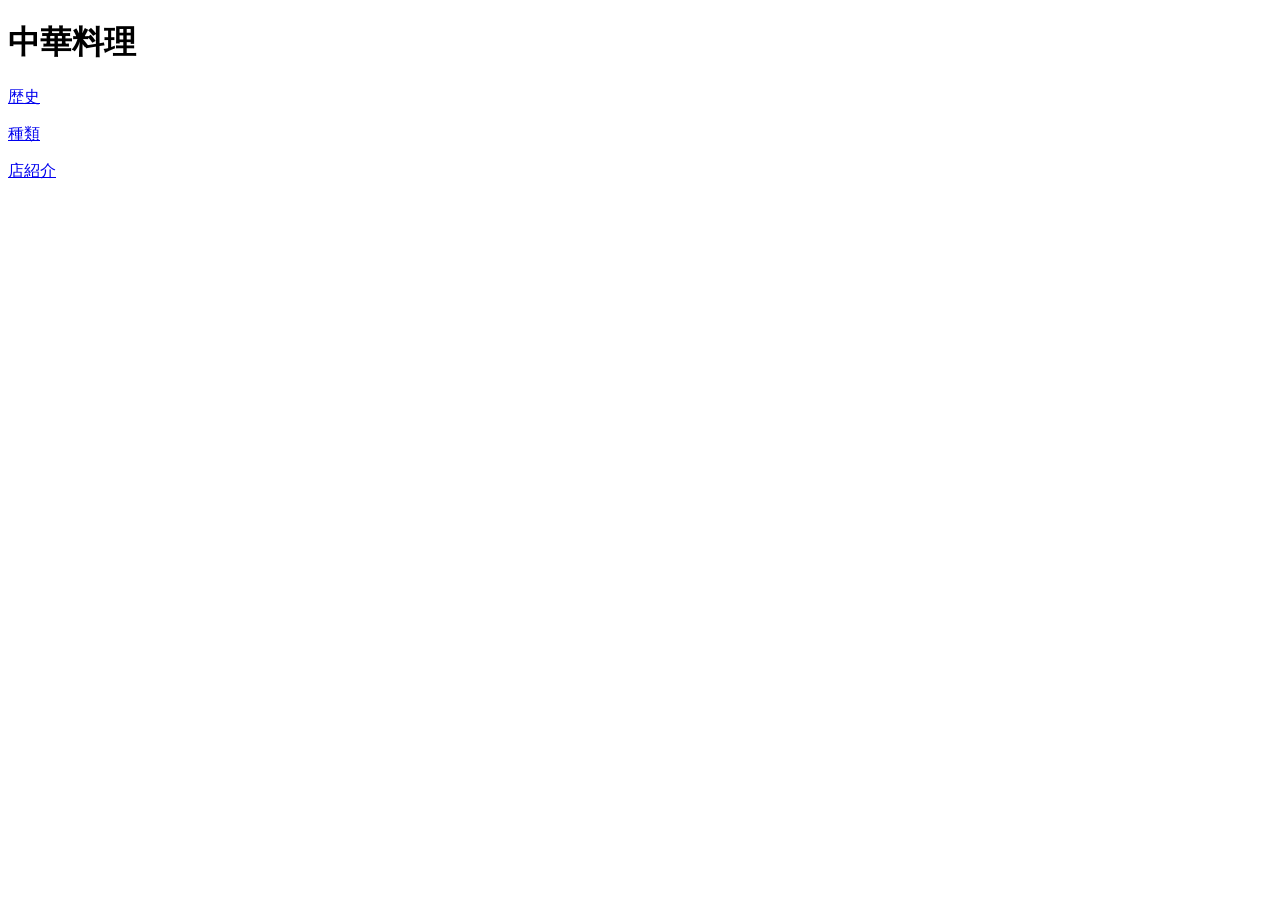
<file: index.html>
<!DOCTYPE html>
<html lang="ja">
<head>
    <meta charset="UTF-8">
     <title>CLASS6-TEAM3 Webサイト</title>
     <link rel="stylesheet" href="css/style.css">
</head>
<body>
    <h1>中華料理</h1>
    <p><a href="歴史.html">歴史</a></p>
    <p><a href="種類.html">種類</a></p>
    <p><a href="店.html">店紹介</a></p>
    
</body>
</html>
</file>
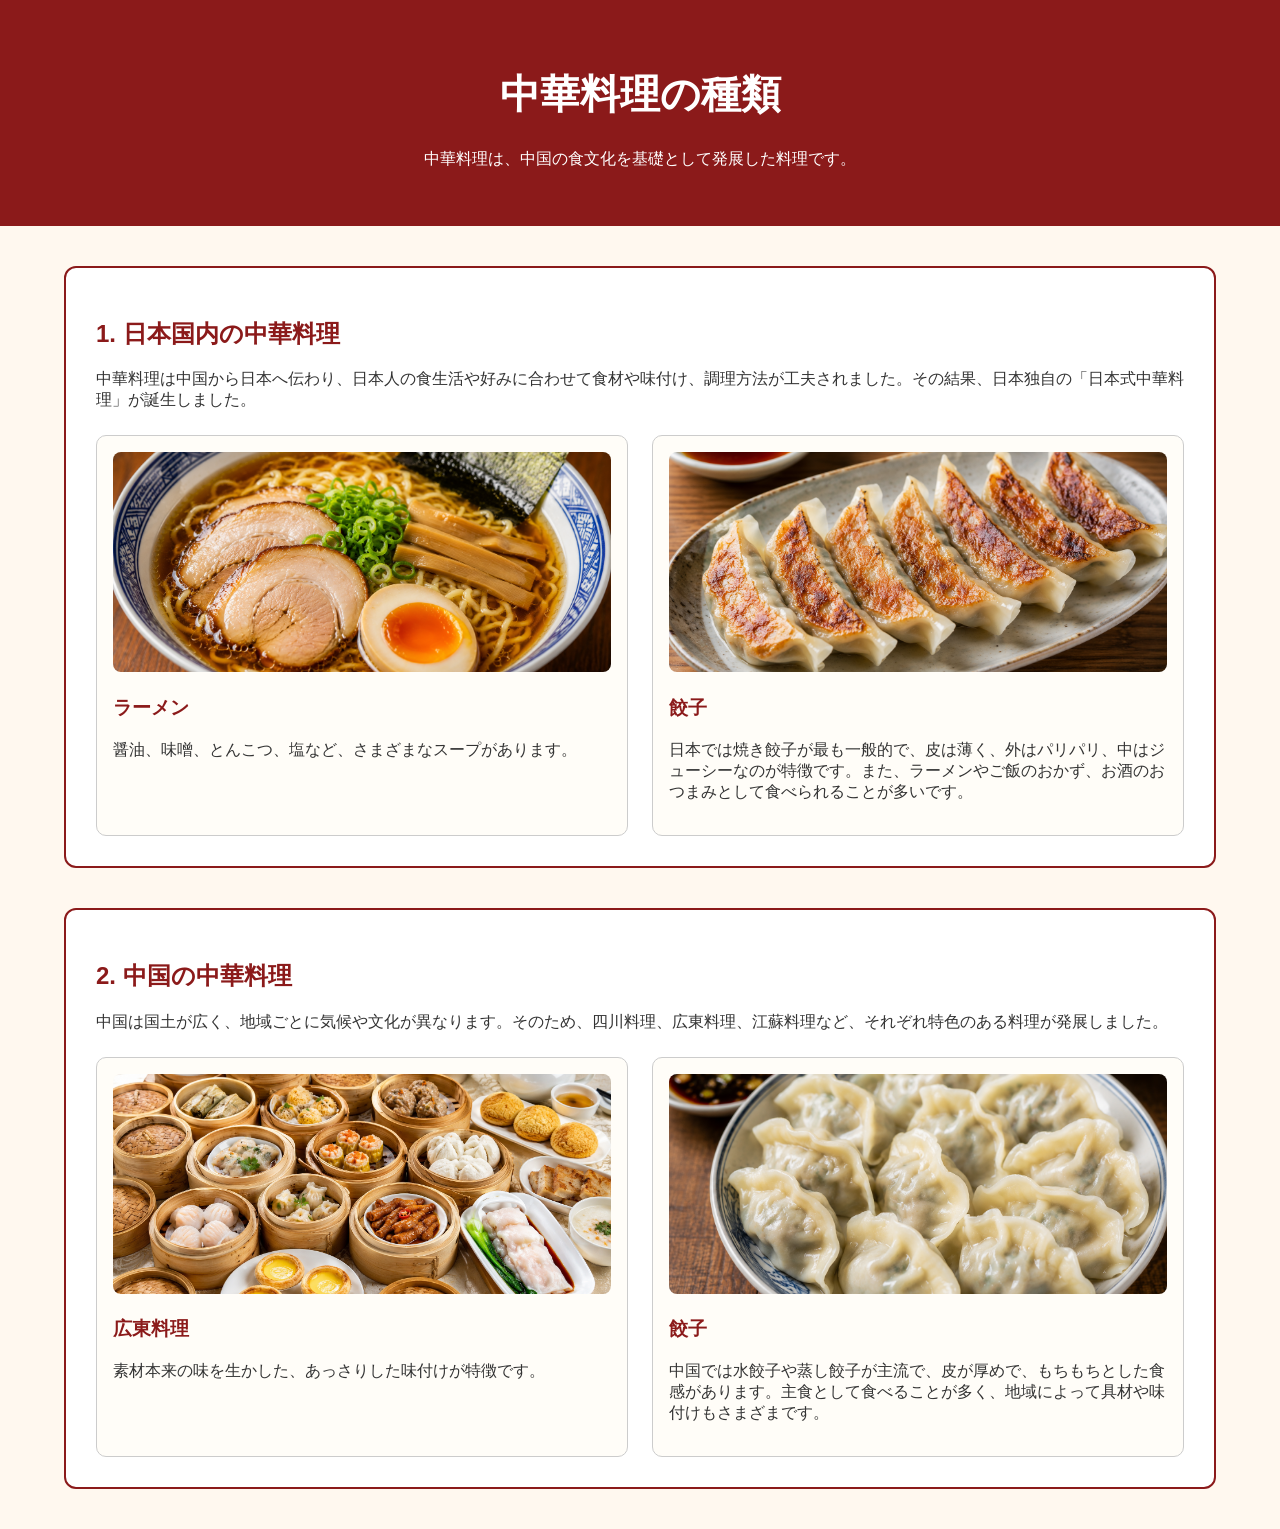
<file: 種類.html>
<!DOCTYPE html>
<html lang="ja">
  <head>
    <meta charset="UTF-8">
    <title>中華料理の種類</title>
    <link rel="stylesheet" type="text/css" href="css/種類.css">
  </head>

<body>
    <header>
        <h1>中華料理の種類</h1>
        <p>中華料理は、中国の食文化を基礎として発展した料理です。</p>    
    </header>

    <main>
        <div class="box">
            <h2>1. 日本国内の中華料理</h2>
            <p>中華料理は中国から日本へ伝わり、日本人の食生活や好みに合わせて食材や味付け、調理方法が工夫されました。その結果、日本独自の「日本式中華料理」が誕生しました。</p>
            
            <div class="cards">
                <div class="card">
                    <img src="images/ramen.png" alt="ラーメン">
                    <h3>ラーメン</h3>
                    <p>醤油、味噌、とんこつ、塩など、さまざまなスープがあります。</p>
                </div>
                
                <div class="card">
                    <img src="images/gyoza.png" alt="餃子">
                    <h3>餃子</h3>
                    <p>日本では焼き餃子が最も一般的で、皮は薄く、外はパリパリ、中はジューシーなのが特徴です。また、ラーメンやご飯のおかず、お酒のおつまみとして食べられることが多いです。</p>
                </div>
            </div>
        </div>

        <div class="box">
            <h2>2. 中国の中華料理</h2>
            <p>中国は国土が広く、地域ごとに気候や文化が異なります。そのため、四川料理、広東料理、江蘇料理など、それぞれ特色のある料理が発展しました。</p>
            
            <div class="cards">
                <div class="card">
                    <img src="images/dimsum.png" alt="点心">
                    <h3>広東料理</h3>
                    <p>素材本来の味を生かした、あっさりした味付けが特徴です。</p>
                </div>
                
                <div class="card">
                    <img src="images/tyugokugyoza.png" alt="中国餃子">
                    <h3>餃子</h3>
                    <p>中国では水餃子や蒸し餃子が主流で、皮が厚めで、もちもちとした食感があります。主食として食べることが多く、地域によって具材や味付けもさまざまです。</p>
                </div>
            </div>
        </div>

    </main>

</body>

</html>
</file>
<file: css/style.css>
.red{
    color: red;
}
</file>
<file: css/種類.css>
body {
  margin: 0;
  font-family: sans-serif;
  background-color: #fff8ef;
  color: #333;
}

header {
  text-align: center;
  padding: 40px;
  background-color: #8b1a1a;
  color: white;
}

header h1 {
  font-size: 40px;
}

main {
  width: 90%;
  margin: 40px auto;
}

.box {
  background-color: white;
  border: 2px solid #8b1a1a;
  border-radius: 12px;
  padding: 30px;
  margin-bottom: 40px;
}

.box h2 {
  color: #8b1a1a;
}

.cards {
  display: flex;
  gap: 24px;
  margin-top: 24px;
}

.card {
  width: 50%;
  border: 1px solid #ccc;
  border-radius: 10px;
  padding: 16px;
  background-color: #fffdf8;
}

.card img {
  width: 100%;
  height: 220px;
  object-fit: cover;
  border-radius: 8px;
}

.card h3 {
  color: #8b1a1a;
}
</file>
